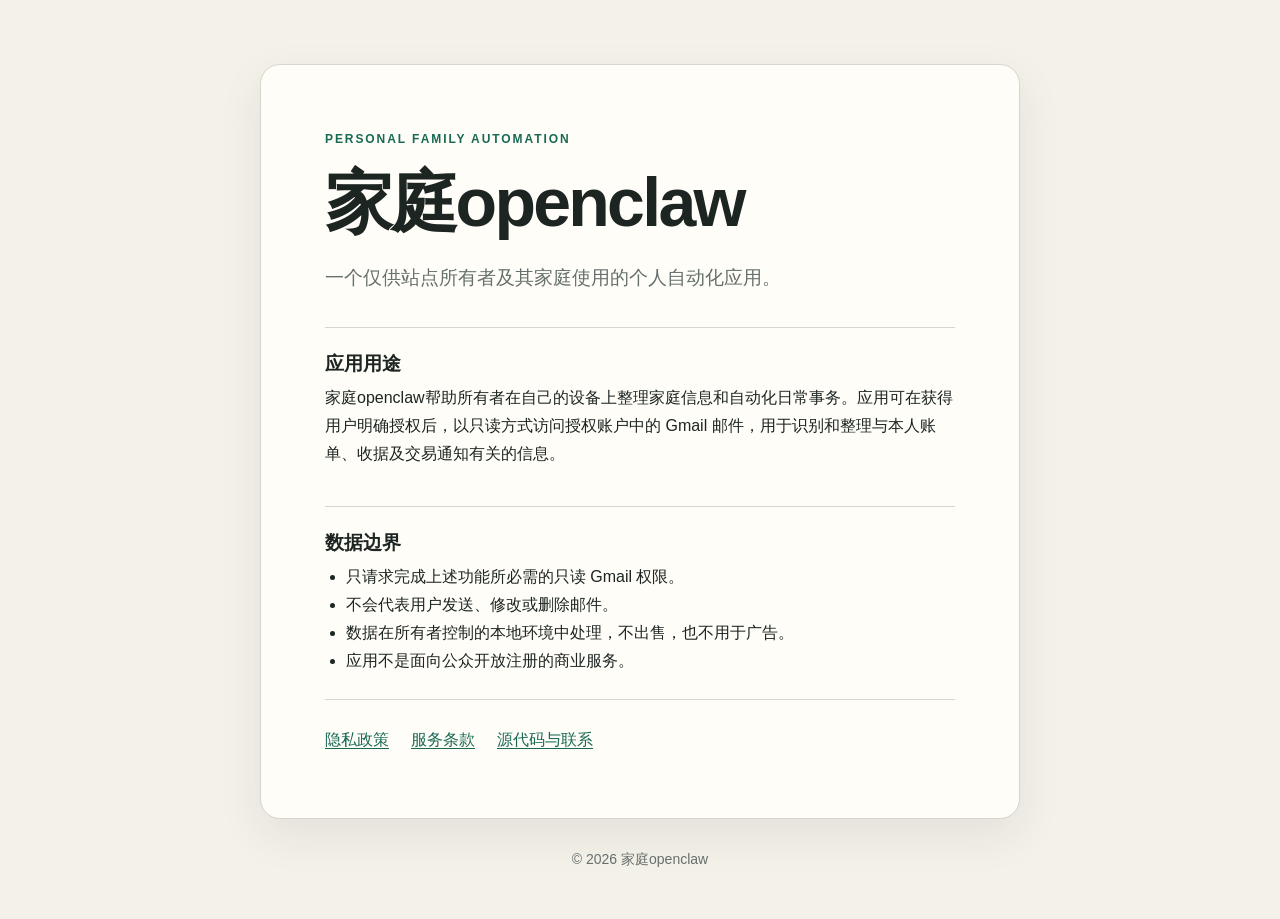
<file: index.html>
<!doctype html>
<html lang="zh-CN">
<head>
  <meta charset="utf-8">
  <meta name="viewport" content="width=device-width, initial-scale=1">
  <meta name="description" content="家庭openclaw是仅供站点所有者及其家庭使用的个人自动化应用。">
  <title>家庭openclaw</title>
  <link rel="stylesheet" href="/assets/style.css">
</head>
<body>
  <main>
    <p class="eyebrow">PERSONAL FAMILY AUTOMATION</p>
    <h1>家庭openclaw</h1>
    <p class="lead">一个仅供站点所有者及其家庭使用的个人自动化应用。</p>

    <section>
      <h2>应用用途</h2>
      <p>家庭openclaw帮助所有者在自己的设备上整理家庭信息和自动化日常事务。应用可在获得用户明确授权后，以只读方式访问授权账户中的 Gmail 邮件，用于识别和整理与本人账单、收据及交易通知有关的信息。</p>
    </section>

    <section>
      <h2>数据边界</h2>
      <ul>
        <li>只请求完成上述功能所必需的只读 Gmail 权限。</li>
        <li>不会代表用户发送、修改或删除邮件。</li>
        <li>数据在所有者控制的本地环境中处理，不出售，也不用于广告。</li>
        <li>应用不是面向公众开放注册的商业服务。</li>
      </ul>
    </section>

    <nav aria-label="Legal information">
      <a href="/privacy/">隐私政策</a>
      <a href="/terms/">服务条款</a>
      <a href="https://github.com/legendavid/legendavid.github.io">源代码与联系</a>
    </nav>
  </main>
  <footer>© 2026 家庭openclaw</footer>
</body>
</html>
</file>
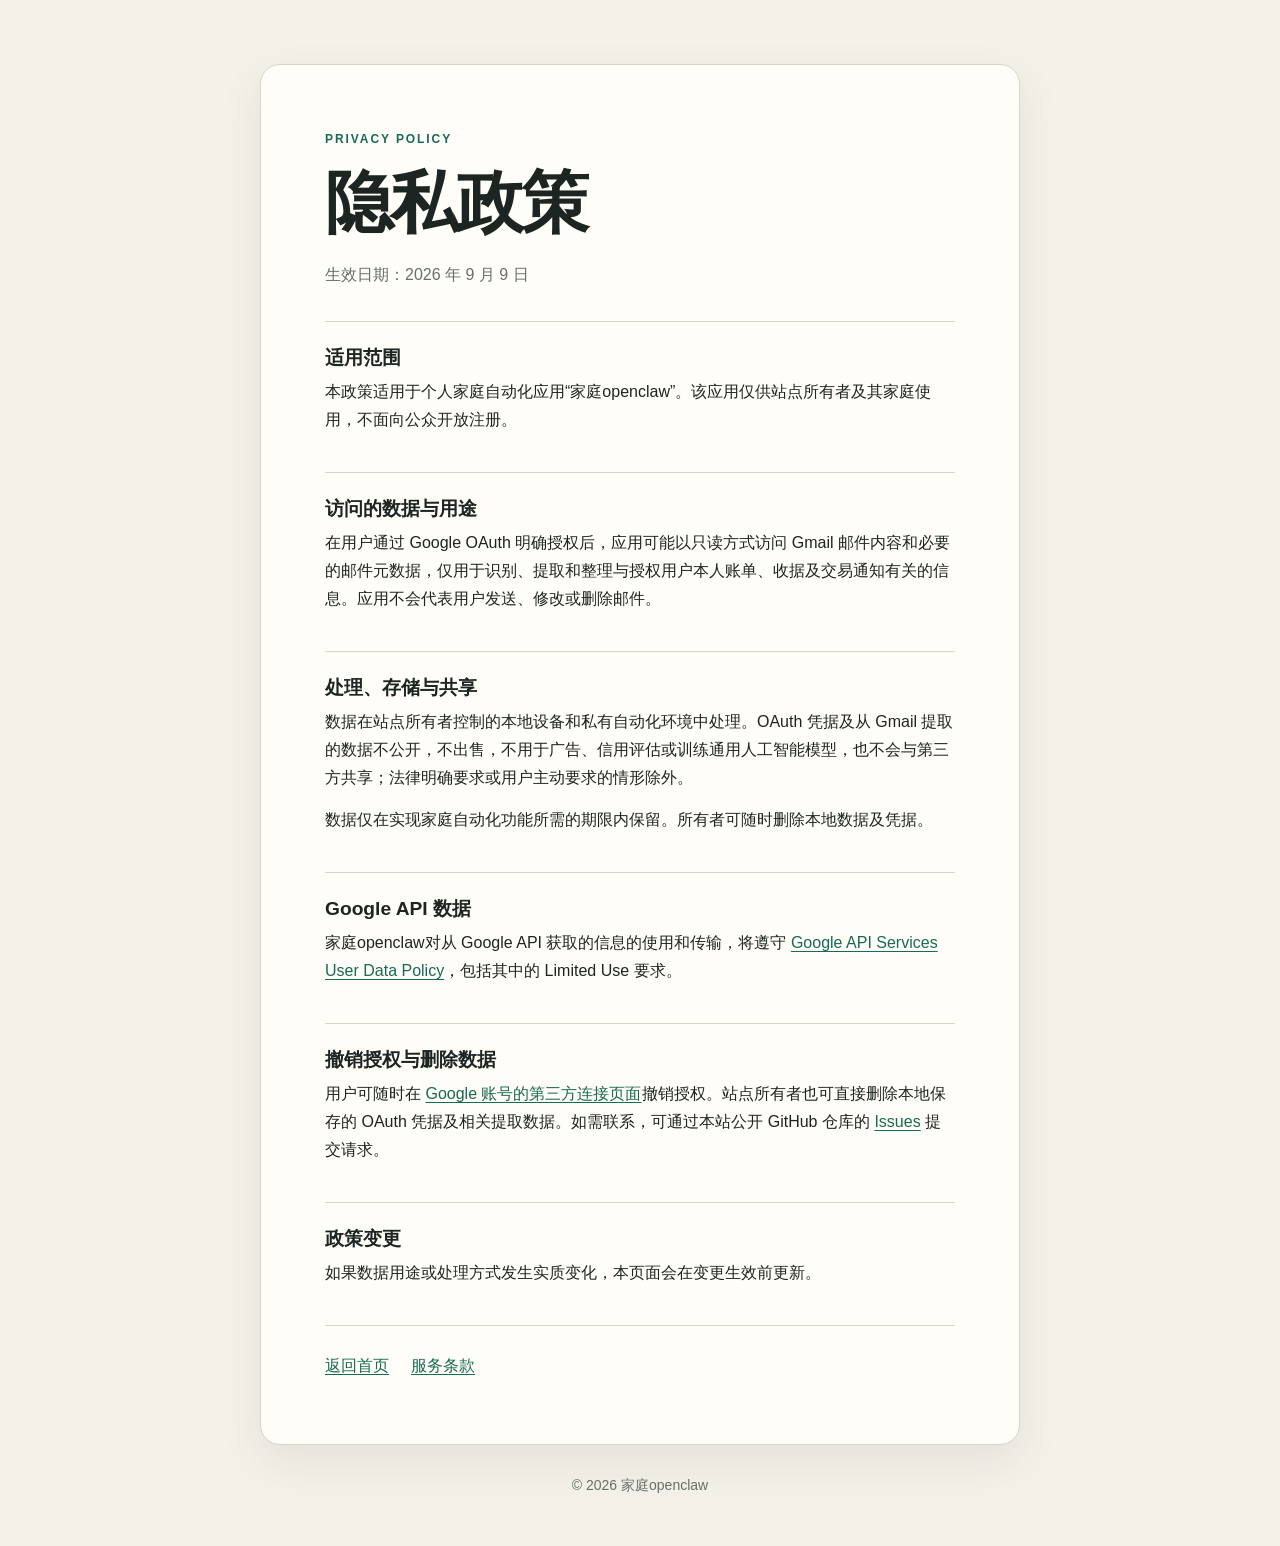
<file: privacy/index.html>
<!doctype html>
<html lang="zh-CN">
<head>
  <meta charset="utf-8">
  <meta name="viewport" content="width=device-width, initial-scale=1">
  <meta name="description" content="家庭openclaw隐私政策">
  <title>隐私政策｜家庭openclaw</title>
  <link rel="stylesheet" href="/assets/style.css">
</head>
<body>
  <main>
    <p class="eyebrow">PRIVACY POLICY</p>
    <h1>隐私政策</h1>
    <p class="meta">生效日期：2026 年 9 月 9 日</p>

    <section>
      <h2>适用范围</h2>
      <p>本政策适用于个人家庭自动化应用“家庭openclaw”。该应用仅供站点所有者及其家庭使用，不面向公众开放注册。</p>
    </section>

    <section>
      <h2>访问的数据与用途</h2>
      <p>在用户通过 Google OAuth 明确授权后，应用可能以只读方式访问 Gmail 邮件内容和必要的邮件元数据，仅用于识别、提取和整理与授权用户本人账单、收据及交易通知有关的信息。应用不会代表用户发送、修改或删除邮件。</p>
    </section>

    <section>
      <h2>处理、存储与共享</h2>
      <p>数据在站点所有者控制的本地设备和私有自动化环境中处理。OAuth 凭据及从 Gmail 提取的数据不公开，不出售，不用于广告、信用评估或训练通用人工智能模型，也不会与第三方共享；法律明确要求或用户主动要求的情形除外。</p>
      <p>数据仅在实现家庭自动化功能所需的期限内保留。所有者可随时删除本地数据及凭据。</p>
    </section>

    <section>
      <h2>Google API 数据</h2>
      <p>家庭openclaw对从 Google API 获取的信息的使用和传输，将遵守 <a href="https://developers.google.com/terms/api-services-user-data-policy">Google API Services User Data Policy</a>，包括其中的 Limited Use 要求。</p>
    </section>

    <section>
      <h2>撤销授权与删除数据</h2>
      <p>用户可随时在 <a href="https://myaccount.google.com/connections">Google 账号的第三方连接页面</a>撤销授权。站点所有者也可直接删除本地保存的 OAuth 凭据及相关提取数据。如需联系，可通过本站公开 GitHub 仓库的 <a href="https://github.com/legendavid/legendavid.github.io/issues">Issues</a> 提交请求。</p>
    </section>

    <section>
      <h2>政策变更</h2>
      <p>如果数据用途或处理方式发生实质变化，本页面会在变更生效前更新。</p>
    </section>

    <nav aria-label="Site navigation">
      <a href="/">返回首页</a>
      <a href="/terms/">服务条款</a>
    </nav>
  </main>
  <footer>© 2026 家庭openclaw</footer>
</body>
</html>
</file>
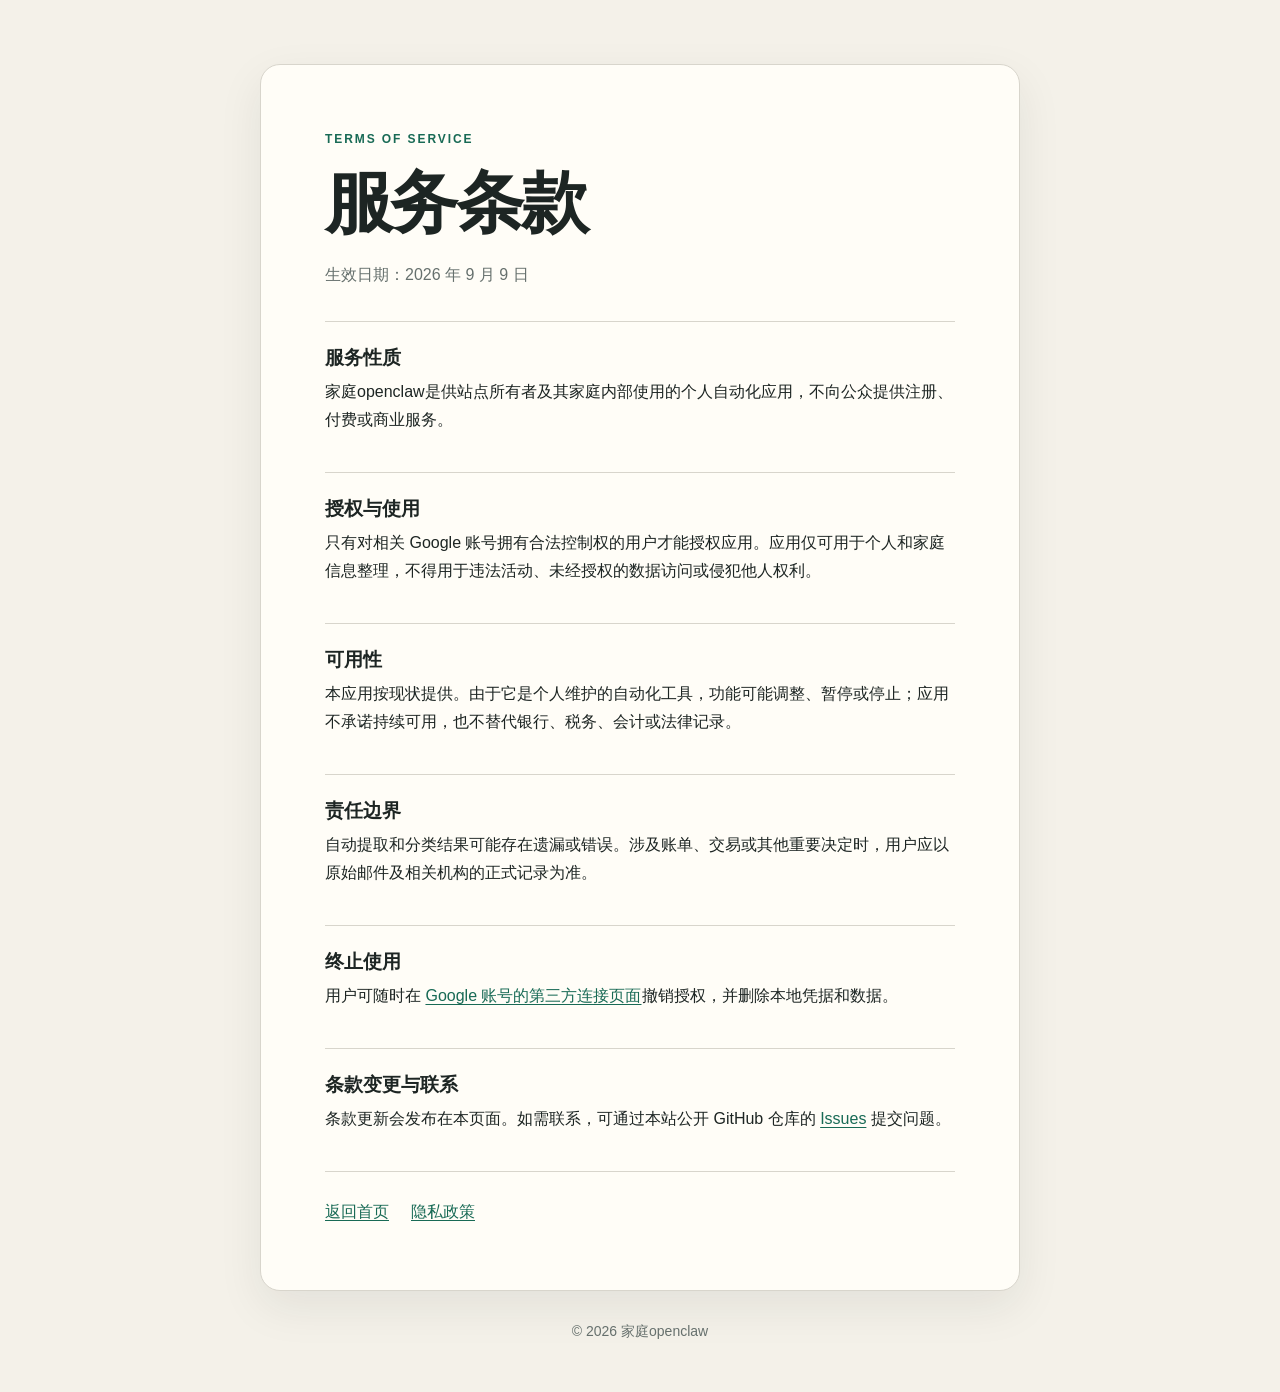
<file: terms/index.html>
<!doctype html>
<html lang="zh-CN">
<head>
  <meta charset="utf-8">
  <meta name="viewport" content="width=device-width, initial-scale=1">
  <meta name="description" content="家庭openclaw服务条款">
  <title>服务条款｜家庭openclaw</title>
  <link rel="stylesheet" href="/assets/style.css">
</head>
<body>
  <main>
    <p class="eyebrow">TERMS OF SERVICE</p>
    <h1>服务条款</h1>
    <p class="meta">生效日期：2026 年 9 月 9 日</p>

    <section>
      <h2>服务性质</h2>
      <p>家庭openclaw是供站点所有者及其家庭内部使用的个人自动化应用，不向公众提供注册、付费或商业服务。</p>
    </section>

    <section>
      <h2>授权与使用</h2>
      <p>只有对相关 Google 账号拥有合法控制权的用户才能授权应用。应用仅可用于个人和家庭信息整理，不得用于违法活动、未经授权的数据访问或侵犯他人权利。</p>
    </section>

    <section>
      <h2>可用性</h2>
      <p>本应用按现状提供。由于它是个人维护的自动化工具，功能可能调整、暂停或停止；应用不承诺持续可用，也不替代银行、税务、会计或法律记录。</p>
    </section>

    <section>
      <h2>责任边界</h2>
      <p>自动提取和分类结果可能存在遗漏或错误。涉及账单、交易或其他重要决定时，用户应以原始邮件及相关机构的正式记录为准。</p>
    </section>

    <section>
      <h2>终止使用</h2>
      <p>用户可随时在 <a href="https://myaccount.google.com/connections">Google 账号的第三方连接页面</a>撤销授权，并删除本地凭据和数据。</p>
    </section>

    <section>
      <h2>条款变更与联系</h2>
      <p>条款更新会发布在本页面。如需联系，可通过本站公开 GitHub 仓库的 <a href="https://github.com/legendavid/legendavid.github.io/issues">Issues</a> 提交问题。</p>
    </section>

    <nav aria-label="Site navigation">
      <a href="/">返回首页</a>
      <a href="/privacy/">隐私政策</a>
    </nav>
  </main>
  <footer>© 2026 家庭openclaw</footer>
</body>
</html>
</file>
<file: assets/style.css>
:root {
  color-scheme: light;
  --ink: #1d2523;
  --muted: #66706d;
  --paper: #f4f1e9;
  --card: #fffdf7;
  --accent: #186a55;
  --line: #d8d5cc;
}

* { box-sizing: border-box; }

body {
  margin: 0;
  color: var(--ink);
  background: var(--paper);
  font: 16px/1.75 -apple-system, BlinkMacSystemFont, "Segoe UI", "Noto Sans SC", sans-serif;
}

main {
  width: min(760px, calc(100% - 32px));
  margin: 64px auto 28px;
  padding: clamp(28px, 6vw, 64px);
  background: var(--card);
  border: 1px solid var(--line);
  border-radius: 20px;
  box-shadow: 0 16px 45px rgba(29, 37, 35, .08);
}

h1, h2 { line-height: 1.25; }
h1 { margin: 0 0 16px; font-size: clamp(2.25rem, 7vw, 4.25rem); letter-spacing: -.04em; }
h2 { margin: 0 0 8px; font-size: 1.2rem; }
p { margin: 0 0 14px; }
section { padding: 24px 0; border-top: 1px solid var(--line); }
section:first-of-type { margin-top: 32px; }
ul { margin: 8px 0 0; padding-left: 1.3em; }

.eyebrow {
  margin-bottom: 10px;
  color: var(--accent);
  font-size: .75rem;
  font-weight: 700;
  letter-spacing: .16em;
}

.lead { color: var(--muted); font-size: 1.2rem; }
.meta { color: var(--muted); }

a { color: var(--accent); text-underline-offset: 3px; }
nav { display: flex; flex-wrap: wrap; gap: 12px 22px; padding-top: 26px; border-top: 1px solid var(--line); }
footer { padding: 0 16px 48px; color: var(--muted); text-align: center; font-size: .875rem; }

@media (max-width: 540px) {
  main { margin-top: 20px; border-radius: 14px; }
}
</file>
